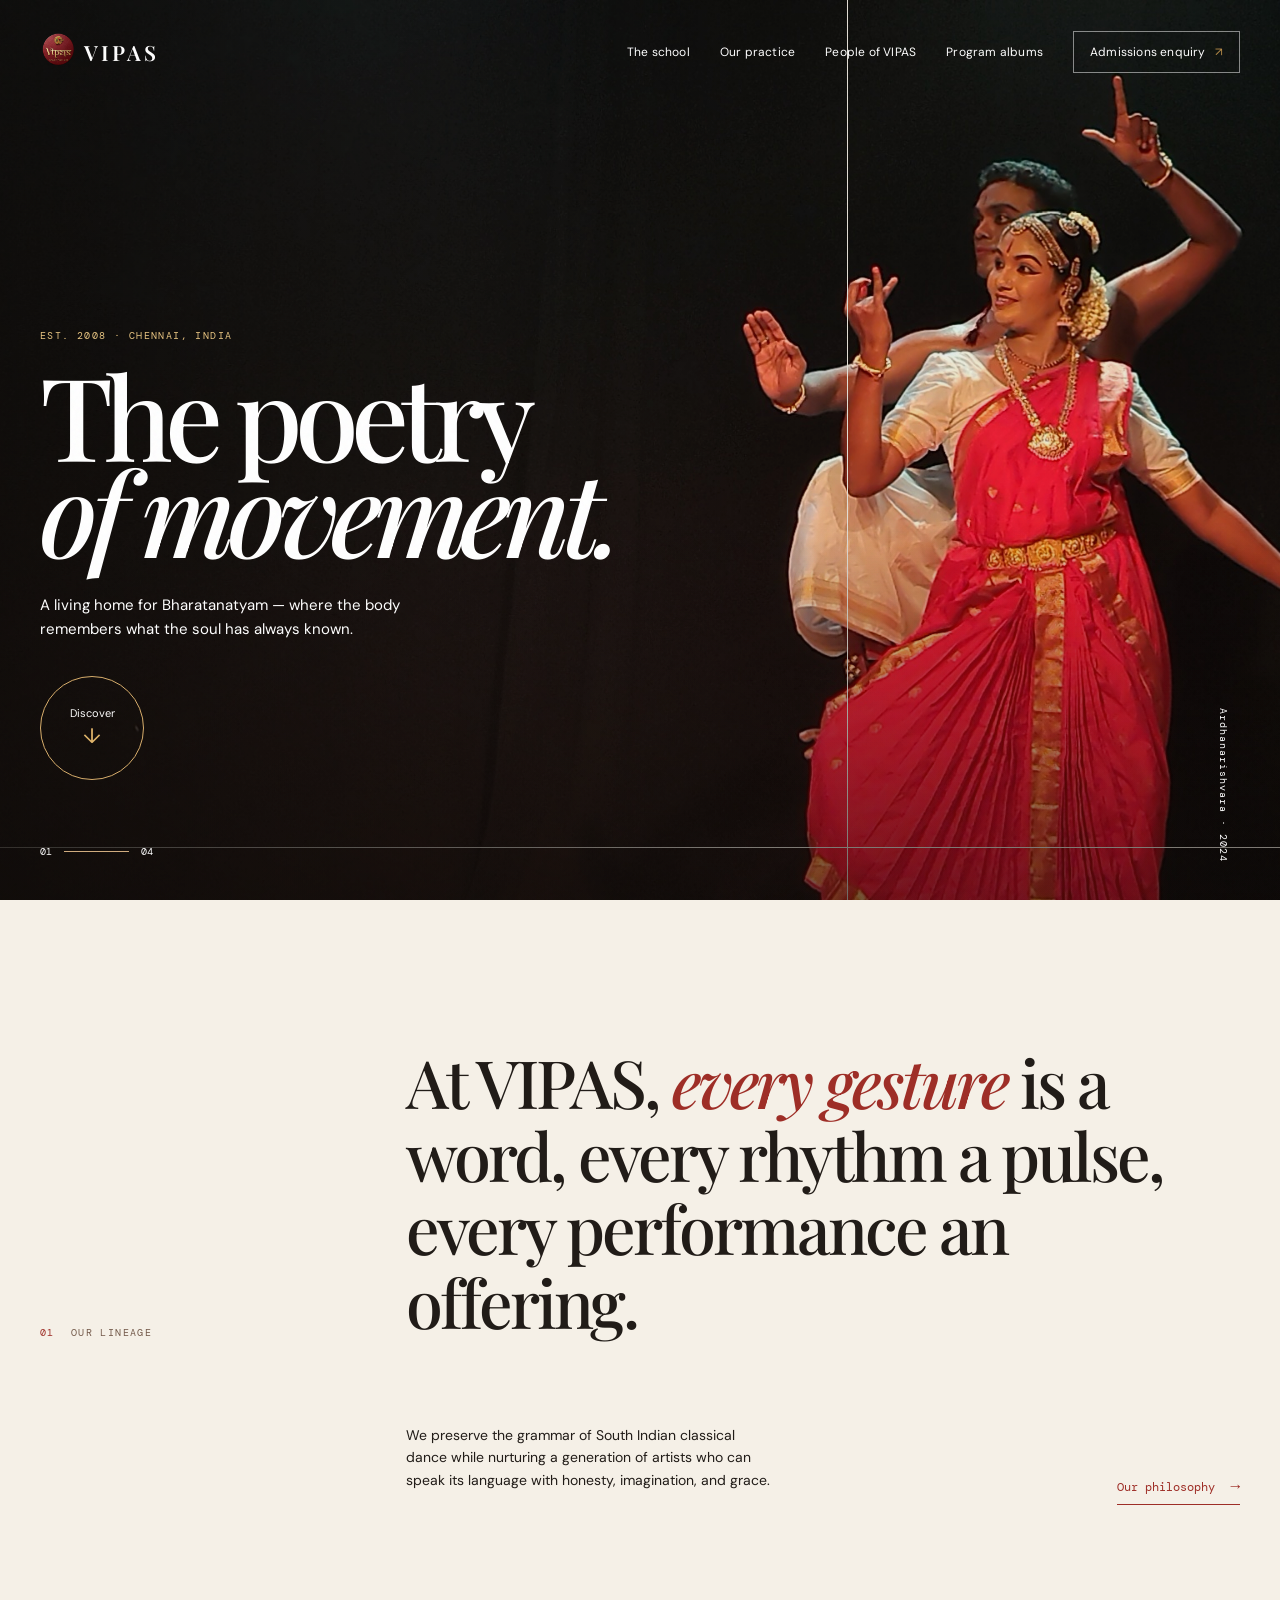
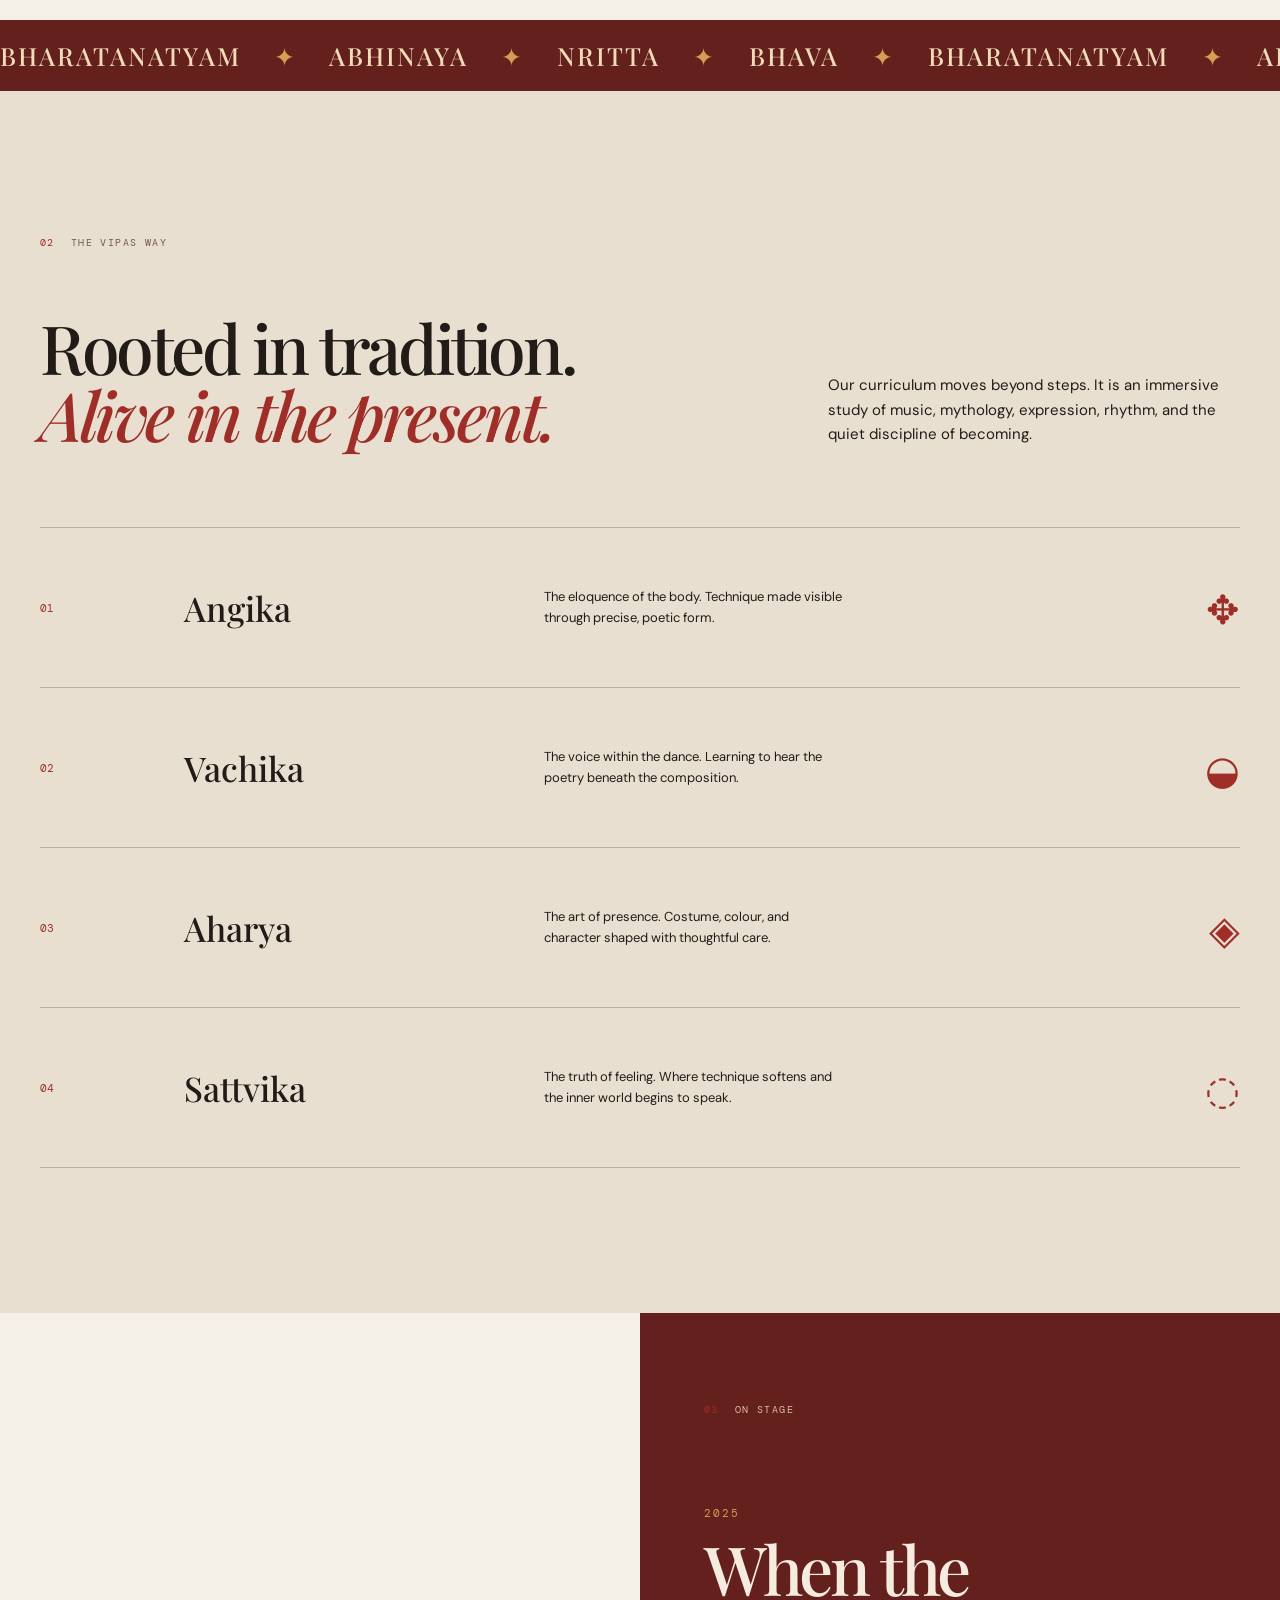
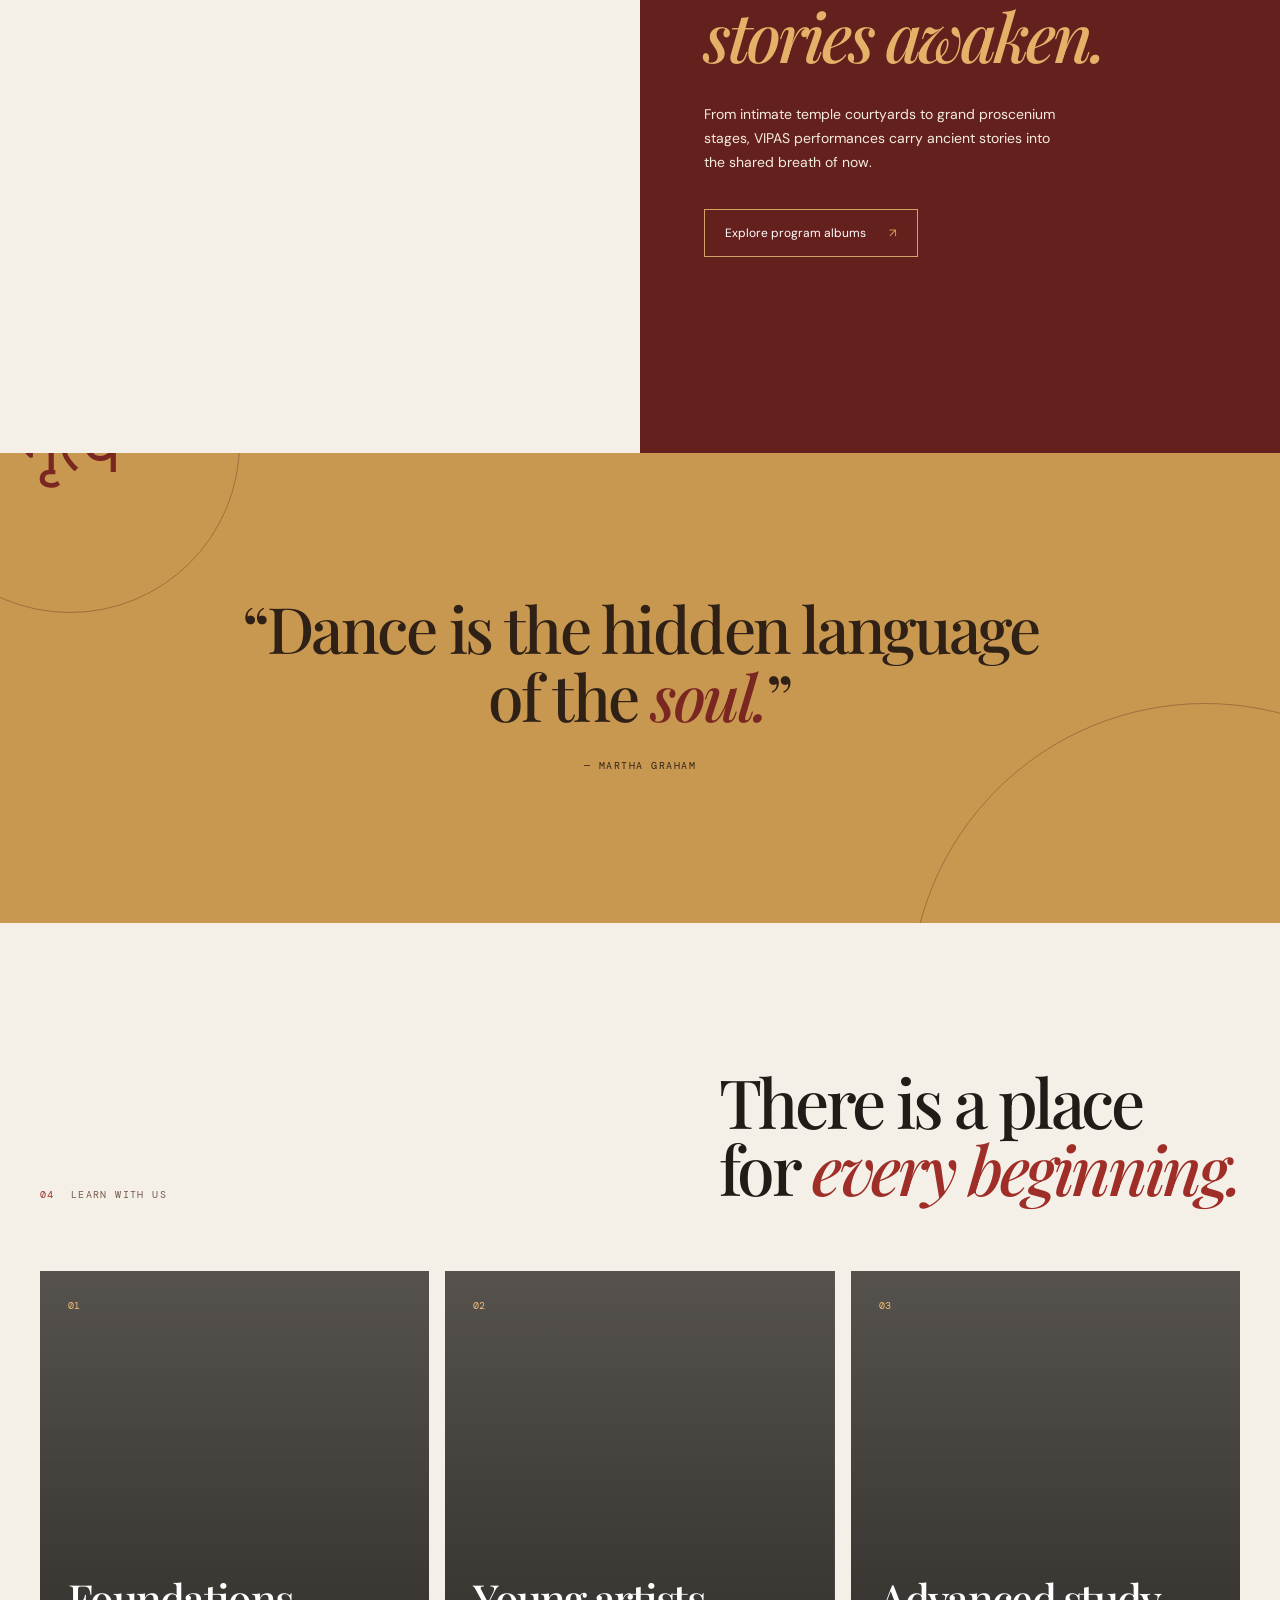
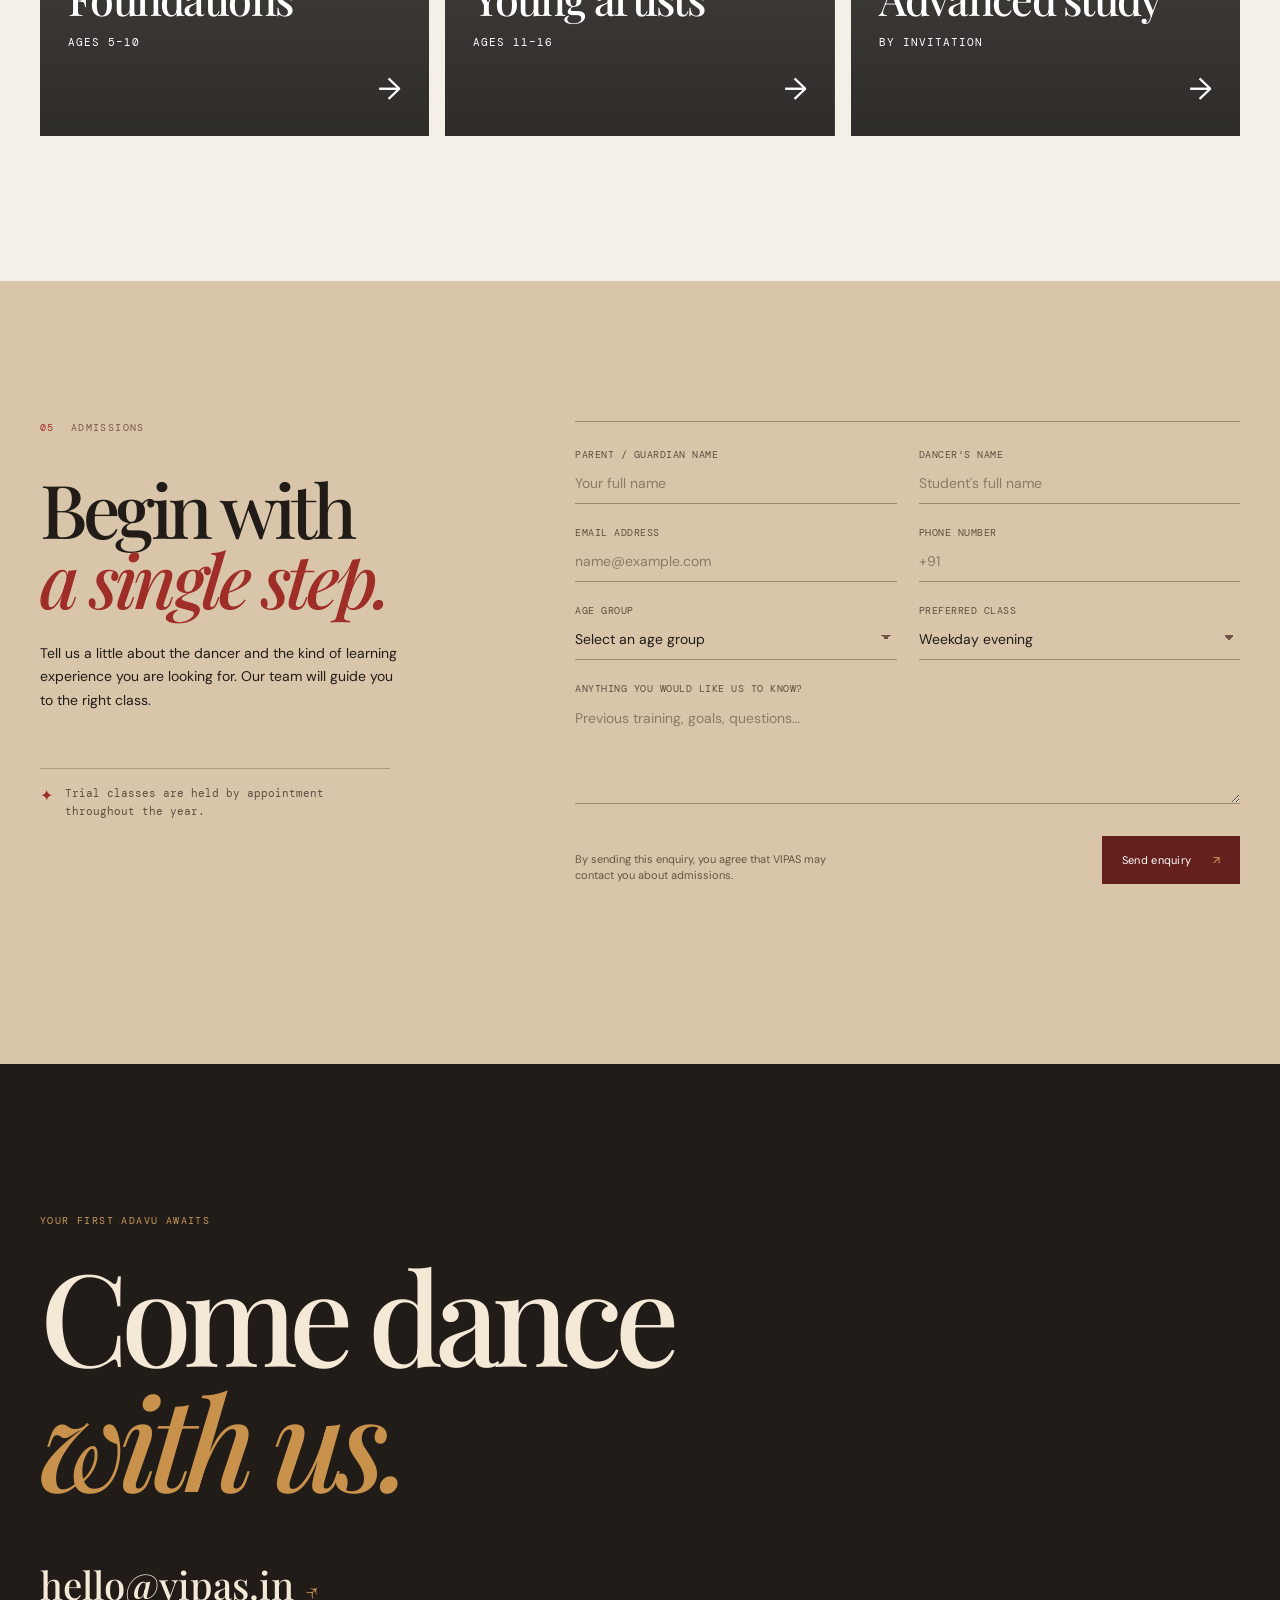
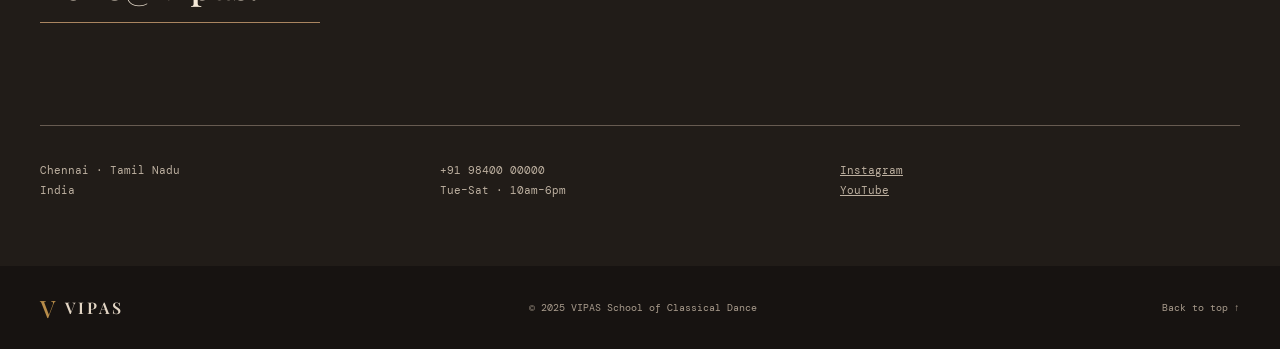
<file: Vipas/index.html>
<!doctype html>
<html lang="en">
  <head>
    <meta charset="UTF-8" />
    <meta name="viewport" content="width=device-width, initial-scale=1.0" />
    <meta name="description" content="VIPAS — a home for Bharatanatyam and South Indian classical arts." />
    <title>VIPAS — The Art of Becoming</title>
    <link rel="preconnect" href="https://fonts.googleapis.com" />
    <link rel="preconnect" href="https://fonts.gstatic.com" crossorigin />
    <link href="https://fonts.googleapis.com/css2?family=DM+Mono&family=DM+Sans:wght@400;500;600;700&family=Playfair+Display:ital,wght@0,500;0,600;0,700;1,500;1,600&display=swap" rel="stylesheet" />
    <link rel="stylesheet" href="styles.css" />
  </head>
  <body>
    <div class="grain"></div>
    <div class="intro" id="intro" aria-label="VIPAS opening screen">
      <div class="intro-mark">V</div>
      <p>Vipas School of Classical Dance</p>
      <button class="enter-button" id="enterButton">Enter the rhythm <span>↘</span></button>
    </div>

    <main>
      <section class="hero" id="home">
        <nav class="nav wrap">
          <a class="brand" href="#home" aria-label="VIPAS home"><span><img src="./images/logo_vipas.png" alt="Logo"></span>VIPAS</a>
          <button class="menu-toggle" aria-label="Open navigation" aria-expanded="false"><i></i><i></i></button>
          <div class="nav-links">
            <a href="#about">The school</a>
            <a href="#practice">Our practice</a>
            <a href="people.html">People of VIPAS</a>
            <a href="albums.html">Program albums</a>
            <a href="#admissions" class="nav-cta">Admissions enquiry <span>↗</span></a>
          </div>
        </nav>
        <div class="hero-image"></div>
        <div class="hero-overlay"></div>
        <div class="hero-content wrap">
          <div class="eyebrow reveal">Est. 2008 · Chennai, India</div>
          <h1 class="hero-title"><span class="line reveal">The poetry</span><span class="line italic reveal">of movement.</span></h1>
          <p class="hero-copy reveal">A living home for Bharatanatyam — where the body remembers what the soul has always known.</p>
          <a href="#about" class="circle-link reveal">Discover <span>↓</span></a>
        </div>
        <div class="hero-side-note">01 <span></span> 04</div>
        <p class="hero-credit">Ardhanarishvara · 2024</p>
      </section>

      <section class="manifesto" id="about">
        <div class="wrap manifesto-grid">
          <div class="section-label"><span>01</span> Our lineage</div>
          <div>
            <p class="large-copy">At VIPAS, <em>every gesture</em> is a word, every rhythm a pulse, every performance an offering.</p>
            <div class="manifesto-bottom">
              <p>We preserve the grammar of South Indian classical dance while nurturing a generation of artists who can speak its language with honesty, imagination, and grace.</p>
              <a href="#practice" class="text-link">Our philosophy <span>→</span></a>
            </div>
          </div>
        </div>
        <div class="marquee"><div>BHARATANATYAM <span>✦</span> ABHINAYA <span>✦</span> NRITTA <span>✦</span> BHAVA <span>✦</span> BHARATANATYAM <span>✦</span> ABHINAYA <span>✦</span></div></div>
      </section>

      <section class="principles" id="practice">
        <div class="wrap">
          <div class="section-label"><span>02</span> The Vipas way</div>
          <div class="principle-intro">
            <h2>Rooted in tradition.<br /><em>Alive in the present.</em></h2>
            <p>Our curriculum moves beyond steps. It is an immersive study of music, mythology, expression, rhythm, and the quiet discipline of becoming.</p>
          </div>
          <div class="principle-list">
            <article class="principle-card"><span>01</span><h3>Angika</h3><p>The eloquence of the body. Technique made visible through precise, poetic form.</p><div class="card-symbol">✥</div></article>
            <article class="principle-card"><span>02</span><h3>Vachika</h3><p>The voice within the dance. Learning to hear the poetry beneath the composition.</p><div class="card-symbol">◒</div></article>
            <article class="principle-card"><span>03</span><h3>Aharya</h3><p>The art of presence. Costume, colour, and character shaped with thoughtful care.</p><div class="card-symbol">◈</div></article>
            <article class="principle-card"><span>04</span><h3>Sattvika</h3><p>The truth of feeling. Where technique softens and the inner world begins to speak.</p><div class="card-symbol">◌</div></article>
          </div>
        </div>
      </section>

      <section class="performance">
        <div class="performance-photo"></div>
        <div class="performance-panel">
          <div class="section-label"><span>03</span> On stage</div>
          <p class="year">2025</p>
          <h2>When the<br /><em>stories awaken.</em></h2>
          <p>From intimate temple courtyards to grand proscenium stages, VIPAS performances carry ancient stories into the shared breath of now.</p>
          <a class="button-light" href="albums.html">Explore program albums <span>↗</span></a>
        </div>
      </section>

      <section class="quote-section">
        <div class="quote-orbit orbit-one">नृत्य</div><div class="quote-orbit orbit-two">✦</div>
        <blockquote>“Dance is the hidden language<br />of the <em>soul.</em>”</blockquote>
        <p>— Martha Graham</p>
      </section>

      <section class="programs">
        <div class="wrap">
          <div class="program-heading"><div class="section-label"><span>04</span> Learn with us</div><h2>There is a place<br />for <em>every beginning.</em></h2></div>
          <div class="program-grid">
            <a class="program-card pc-one" href="#admissions"><span>01</span><h3>Foundations</h3><p>Ages 5–10</p><b>→</b></a>
            <a class="program-card pc-two" href="#admissions"><span>02</span><h3>Young artists</h3><p>Ages 11–16</p><b>→</b></a>
            <a class="program-card pc-three" href="#admissions"><span>03</span><h3>Advanced study</h3><p>By invitation</p><b>→</b></a>
          </div>
        </div>
      </section>

      <section class="admissions" id="admissions">
        <div class="wrap admissions-grid">
          <div class="admissions-copy">
            <div class="section-label"><span>05</span> Admissions</div>
            <h2>Begin with<br /><em>a single step.</em></h2>
            <p>Tell us a little about the dancer and the kind of learning experience you are looking for. Our team will guide you to the right class.</p>
            <div class="admission-note"><span>✦</span><p>Trial classes are held by appointment throughout the year.</p></div>
          </div>
          <form class="enquiry-form" id="enquiry-form">
            <div class="form-row"><label>Parent / guardian name<input name="guardian" type="text" autocomplete="name" required placeholder="Your full name" /></label><label>Dancer's name<input name="dancer" type="text" required placeholder="Student's full name" /></label></div>
            <div class="form-row"><label>Email address<input name="email" type="email" autocomplete="email" required placeholder="name@example.com" /></label><label>Phone number<input name="phone" type="tel" autocomplete="tel" required placeholder="+91" /></label></div>
            <div class="form-row"><label>Age group<select name="age" required><option value="" selected disabled>Select an age group</option><option>Ages 5–10 · Foundations</option><option>Ages 11–16 · Young artists</option><option>17+ · Adult learner</option><option>Advanced study</option></select></label><label>Preferred class<select name="class"><option>Weekday evening</option><option>Saturday morning</option><option>Private tuition</option><option>Not sure yet</option></select></label></div>
            <label>Anything you would like us to know?<textarea name="message" rows="4" placeholder="Previous training, goals, questions…"></textarea></label>
            <div class="form-bottom"><p>By sending this enquiry, you agree that VIPAS may contact you about admissions.</p><button type="submit" class="enquiry-submit">Send enquiry <span>↗</span></button></div>
            <p class="form-success" id="form-success" role="status" aria-live="polite"></p>
          </form>
        </div>
      </section>

      <section class="contact" id="contact">
        <div class="wrap contact-inner">
          <p class="eyebrow">Your first adavu awaits</p>
          <h2>Come dance<br /><em>with us.</em></h2>
          <a href="mailto:hello@vipas.in" class="contact-email">hello@vipas.in <span>↗</span></a>
          <div class="contact-details"><p>Chennai · Tamil Nadu<br />India</p><p>+91 98400 00000<br />Tue–Sat · 10am–6pm</p><p><a href="#">Instagram</a><br /><a href="#">YouTube</a></p></div>
        </div>
      </section>
    </main>
    <footer><div class="wrap"><a class="brand" href="#home"><span>V</span>VIPAS</a><p>© 2025 VIPAS School of Classical Dance</p><a href="#home">Back to top ↑</a></div></footer>
    <script src="script.js"></script>
  </body>
</html>
</file>
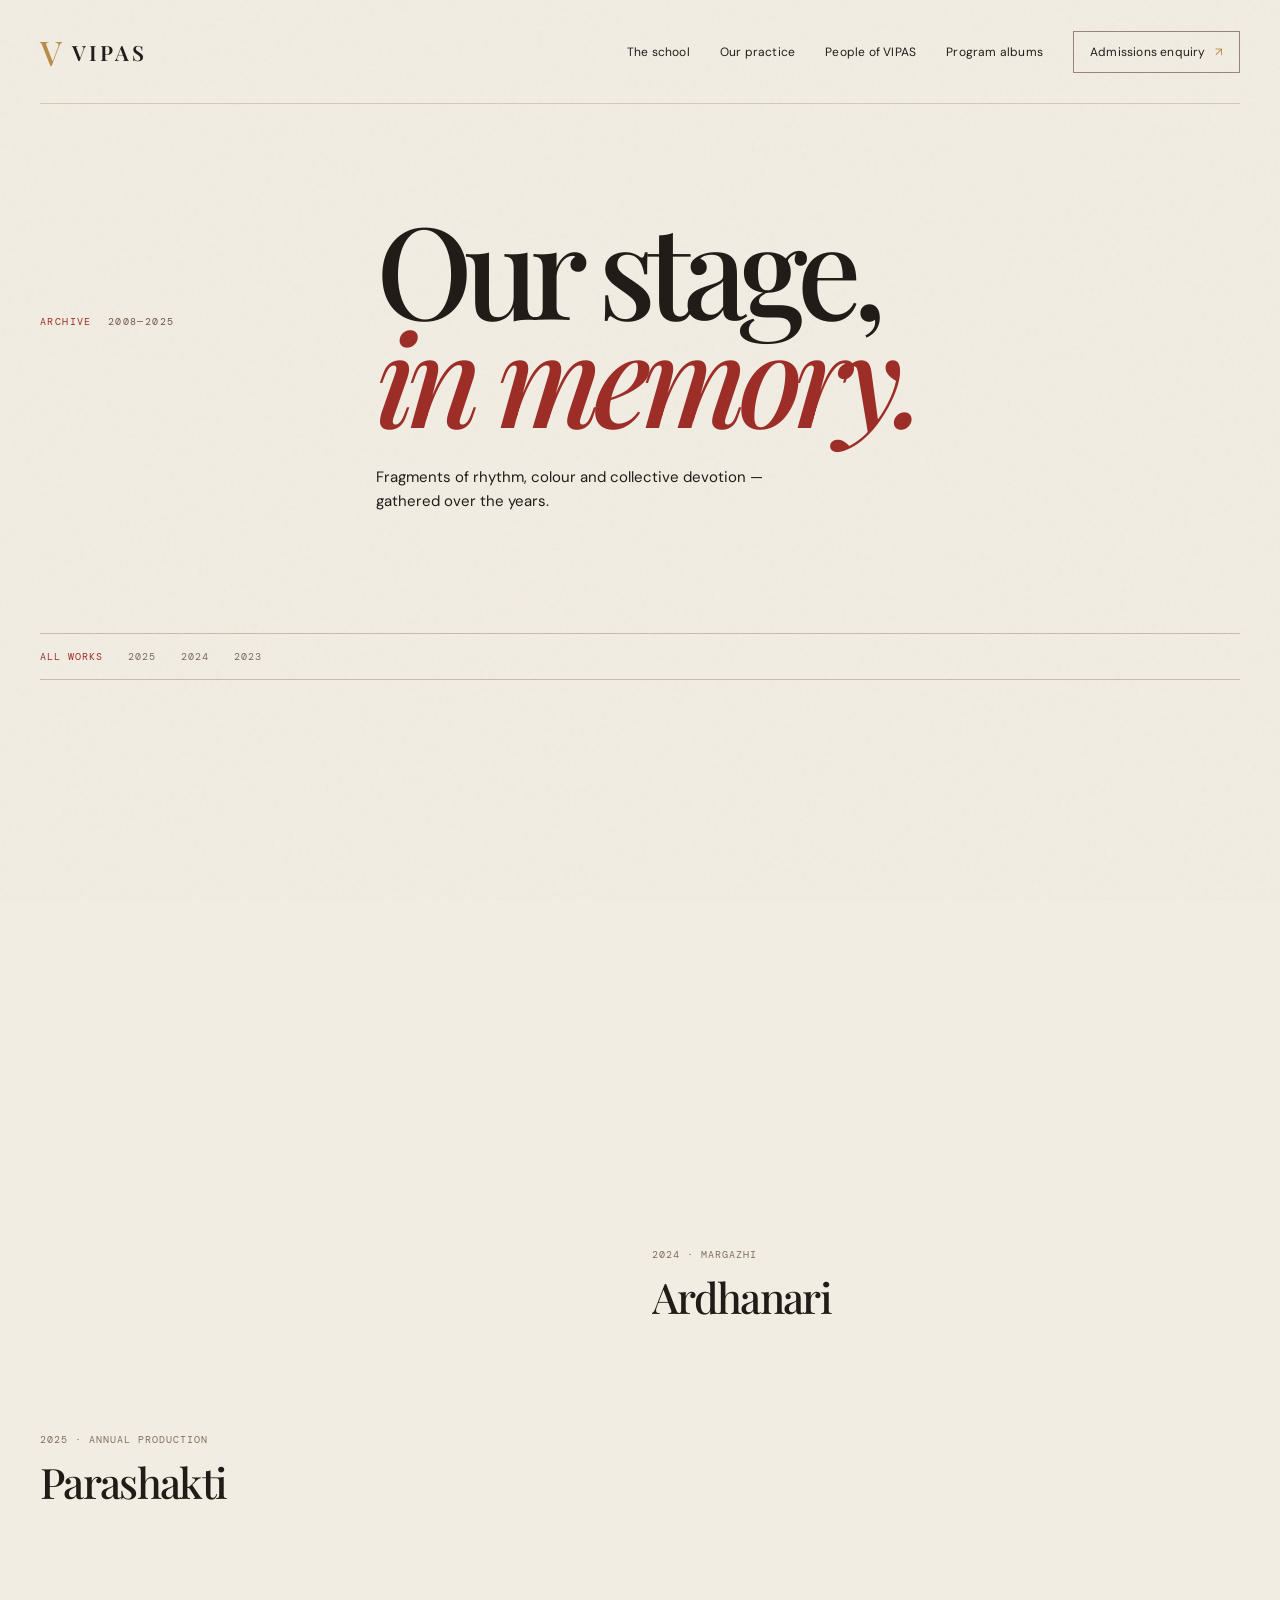
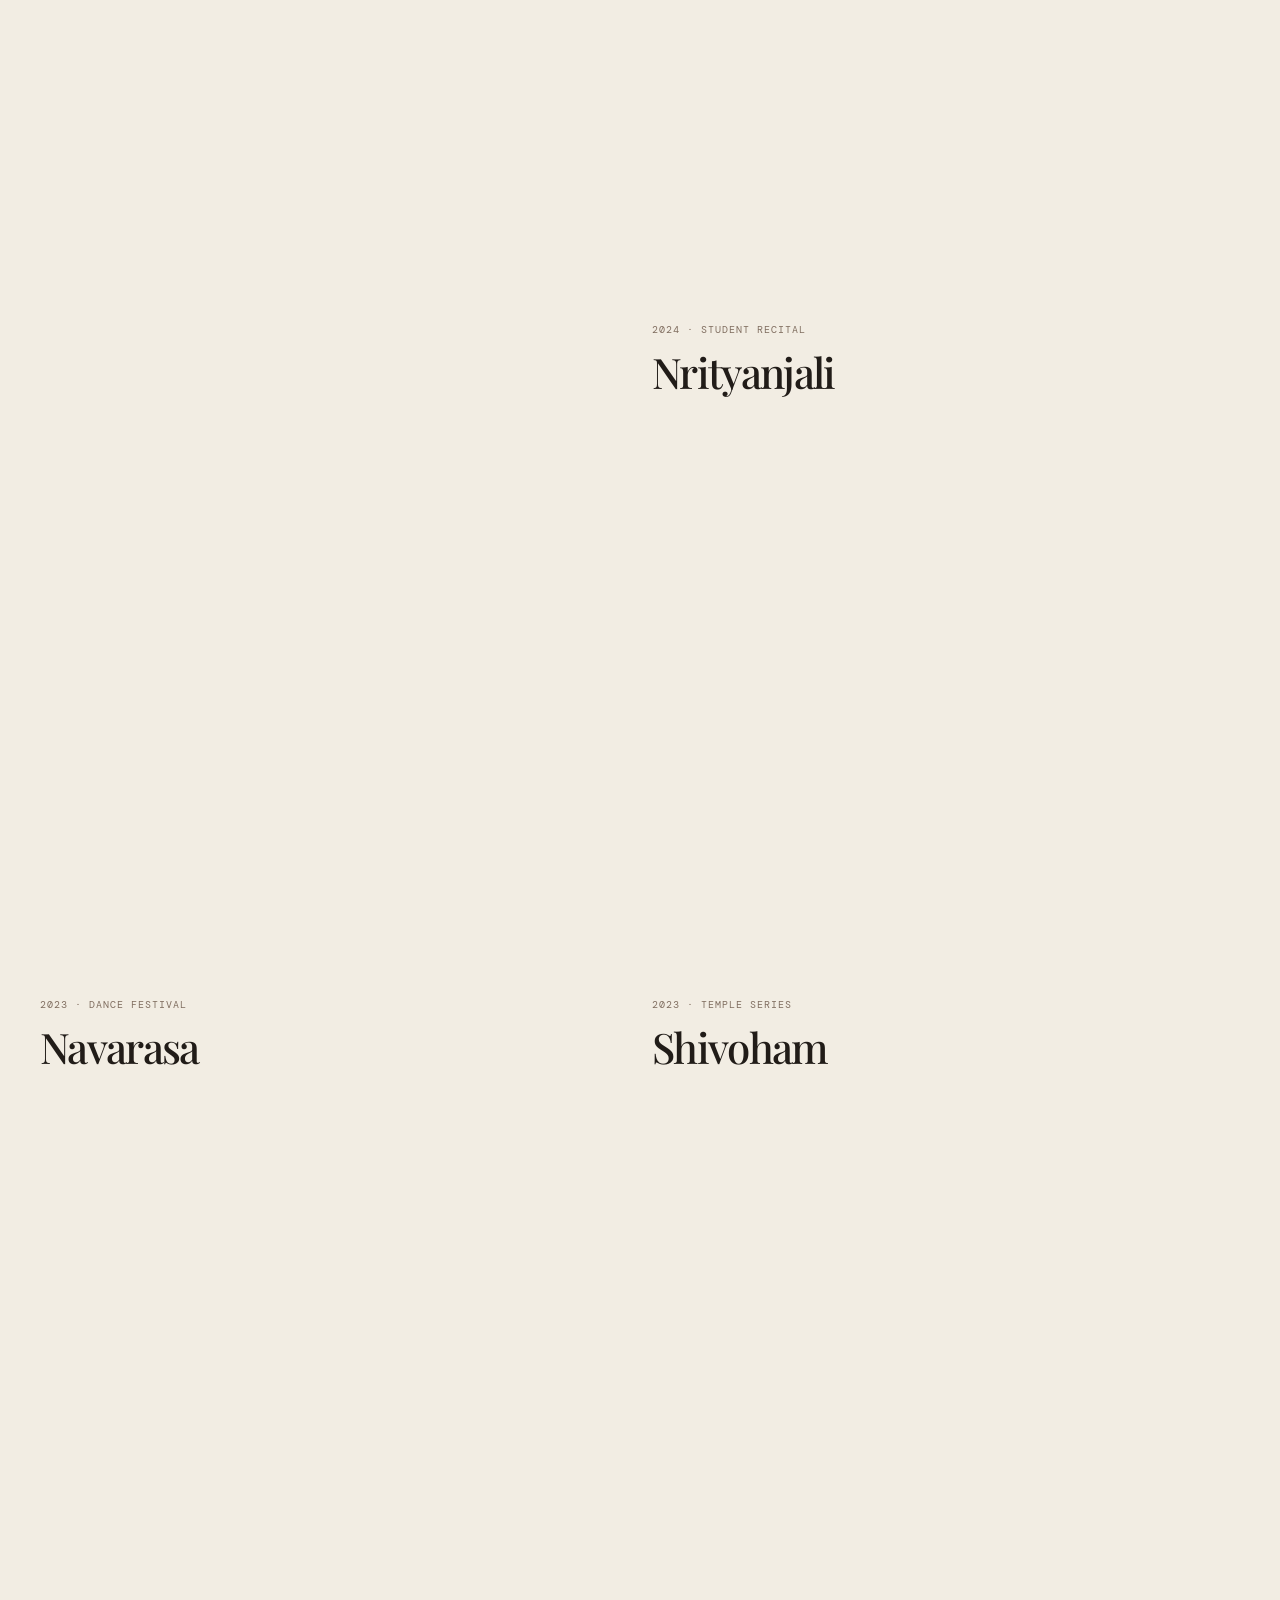
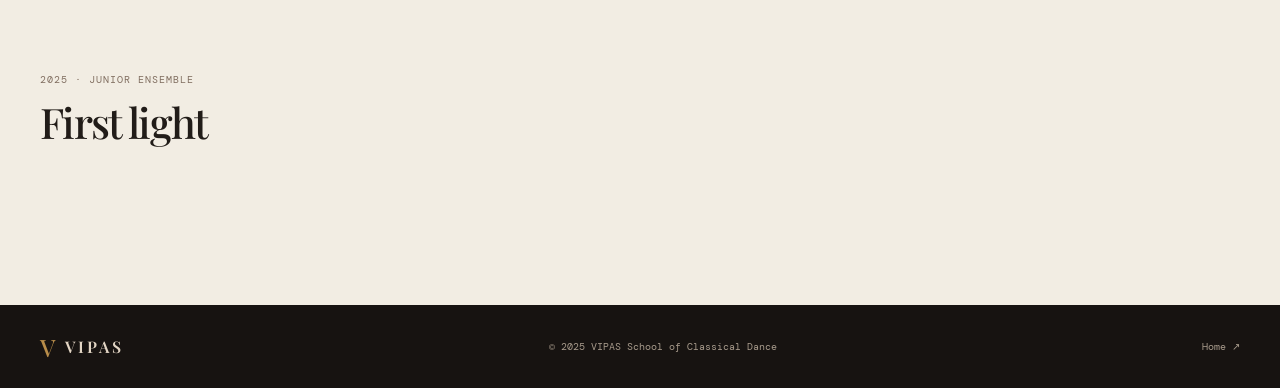
<file: Vipas/albums.html>
<!doctype html>
<html lang="en">
  <head>
    <meta charset="UTF-8" /><meta name="viewport" content="width=device-width, initial-scale=1.0" />
    <meta name="description" content="Program albums from VIPAS School of Classical Dance." />
    <title>Program Albums — VIPAS</title>
    <link rel="preconnect" href="https://fonts.googleapis.com" /><link rel="preconnect" href="https://fonts.gstatic.com" crossorigin />
    <link href="https://fonts.googleapis.com/css2?family=DM+Mono&family=DM+Sans:wght@400;500;600;700&family=Playfair+Display:ital,wght@0,500;0,600;0,700;1,500;1,600&display=swap" rel="stylesheet" />
    <link rel="stylesheet" href="styles.css" />
  </head>
  <body class="albums-page">
    <div class="grain"></div>
    <nav class="nav wrap album-nav"><a class="brand" href="index.html"><span>V</span>VIPAS</a><div class="nav-links"><a href="index.html#about">The school</a><a href="index.html#practice">Our practice</a><a href="people.html">People of VIPAS</a><a class="active" href="albums.html">Program albums</a><a href="index.html#admissions" class="nav-cta">Admissions enquiry <span>↗</span></a></div></nav>
    <main>
      <section class="album-hero wrap">
        <div class="section-label"><span>Archive</span> 2008—2025</div>
        <h1>Our stage,<br /><em>in memory.</em></h1>
        <p>Fragments of rhythm, colour and collective devotion — gathered over the years.</p>
      </section>
      <section class="albums wrap">
        <div class="album-filters"><button class="filter active" data-filter="all">All works</button><button class="filter" data-filter="2025">2025</button><button class="filter" data-filter="2024">2024</button><button class="filter" data-filter="2023">2023</button></div>
        <div class="album-grid">
          <a class="album-card featured" href="#album-modal" data-album="1" data-year="2025"><div class="album-photo a1"></div><div class="album-meta"><p>2025 · Annual production</p><h2>Parashakti</h2><span>View album ↗</span></div></a>
          <a class="album-card" href="#album-modal" data-album="2" data-year="2024"><div class="album-photo a2"></div><div class="album-meta"><p>2024 · Margazhi</p><h2>Ardhanari</h2><span>View album ↗</span></div></a>
          <a class="album-card" href="#album-modal" data-album="3" data-year="2024"><div class="album-photo a3"></div><div class="album-meta"><p>2024 · Student recital</p><h2>Nrityanjali</h2><span>View album ↗</span></div></a>
          <a class="album-card" href="#album-modal" data-album="4" data-year="2023"><div class="album-photo a4"></div><div class="album-meta"><p>2023 · Dance festival</p><h2>Navarasa</h2><span>View album ↗</span></div></a>
          <a class="album-card" href="#album-modal" data-album="5" data-year="2023"><div class="album-photo a5"></div><div class="album-meta"><p>2023 · Temple series</p><h2>Shivoham</h2><span>View album ↗</span></div></a>
          <a class="album-card" href="#album-modal" data-album="6" data-year="2025"><div class="album-photo a6"></div><div class="album-meta"><p>2025 · Junior ensemble</p><h2>First light</h2><span>View album ↗</span></div></a>
        </div>
      </section>
    </main>
    <div class="modal" id="album-modal" aria-hidden="true"><button class="modal-close" aria-label="Close gallery">×</button><div class="modal-content"><p class="modal-kicker">VIPAS · Program archive</p><h2 id="modal-title">Parashakti</h2><p id="modal-description">A meditation on the many forms of the divine feminine.</p><div class="modal-photos"><div class="modal-img a1"></div><div class="modal-img a2"></div><div class="modal-img a3"></div></div></div></div>
    <footer><div class="wrap"><a class="brand" href="index.html"><span>V</span>VIPAS</a><p>© 2025 VIPAS School of Classical Dance</p><a href="index.html">Home ↗</a></div></footer>
    <script src="script.js"></script>
  </body>
</html>
</file>
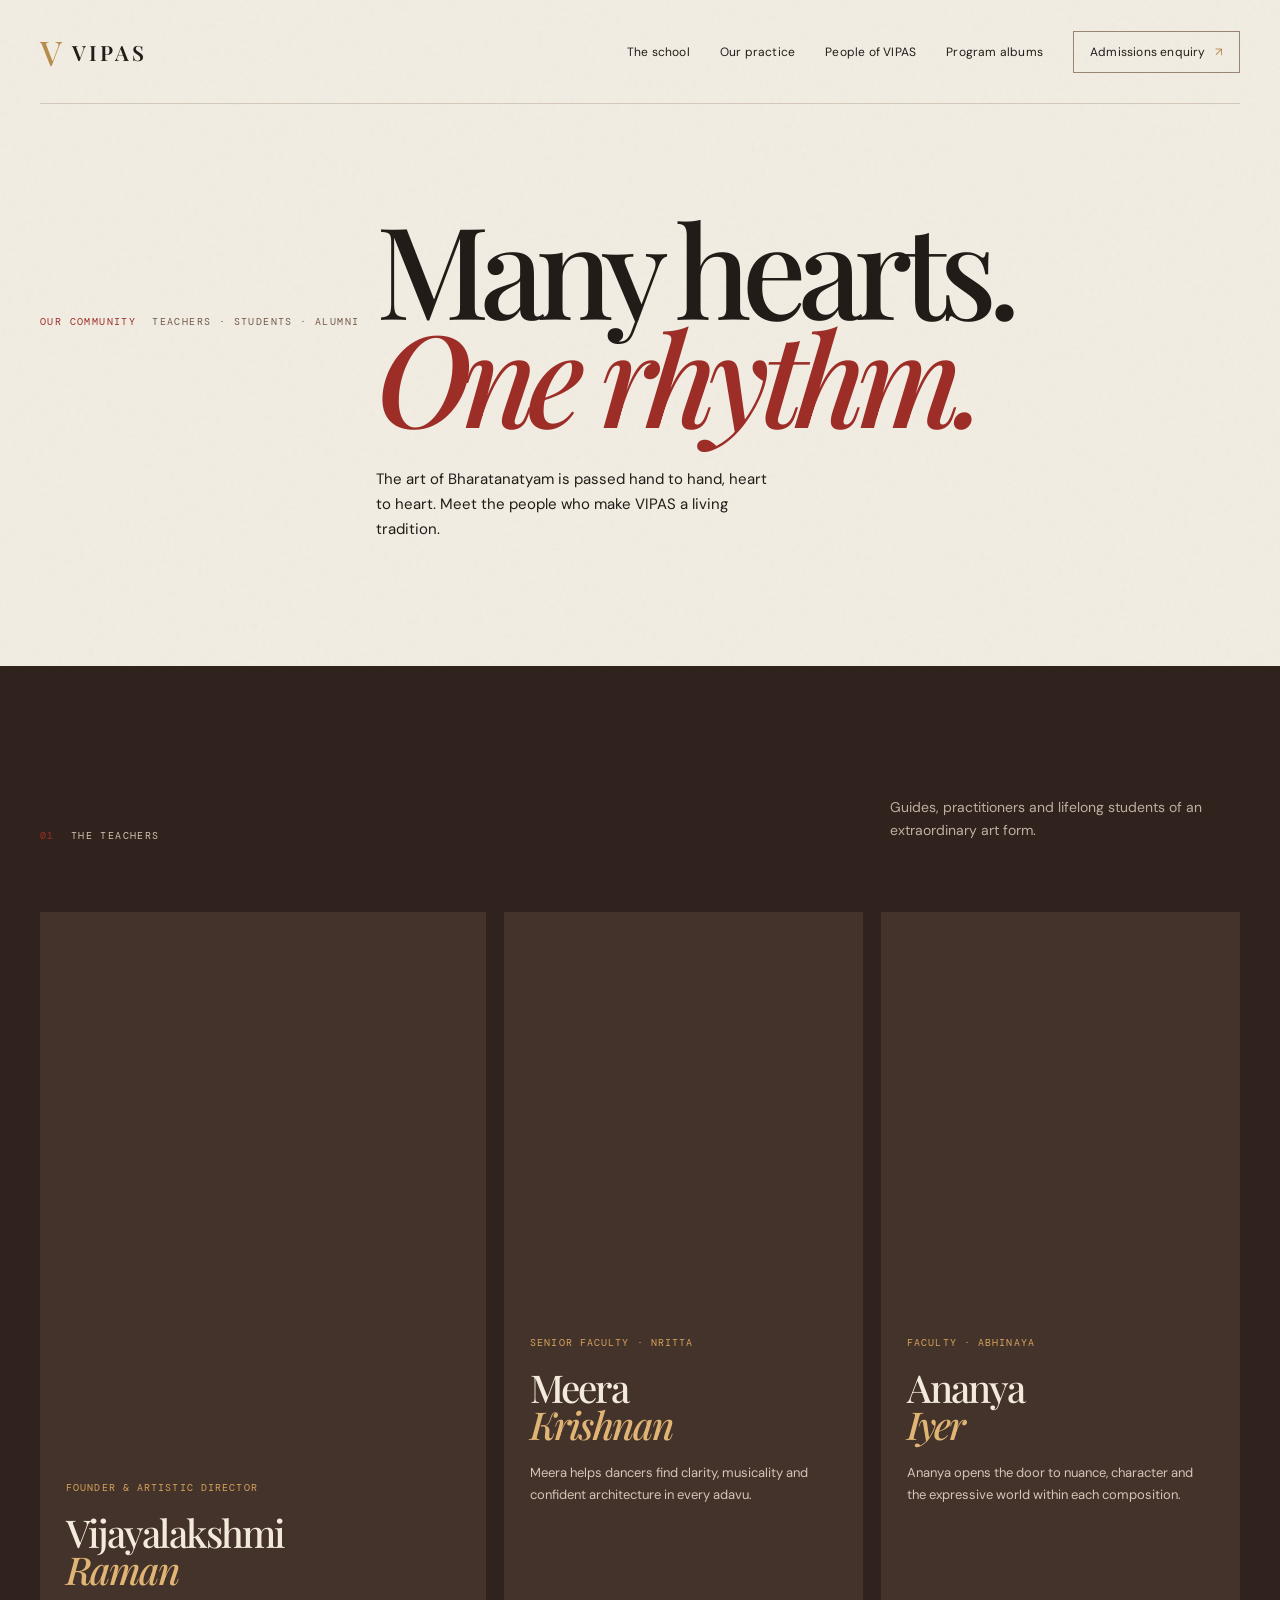
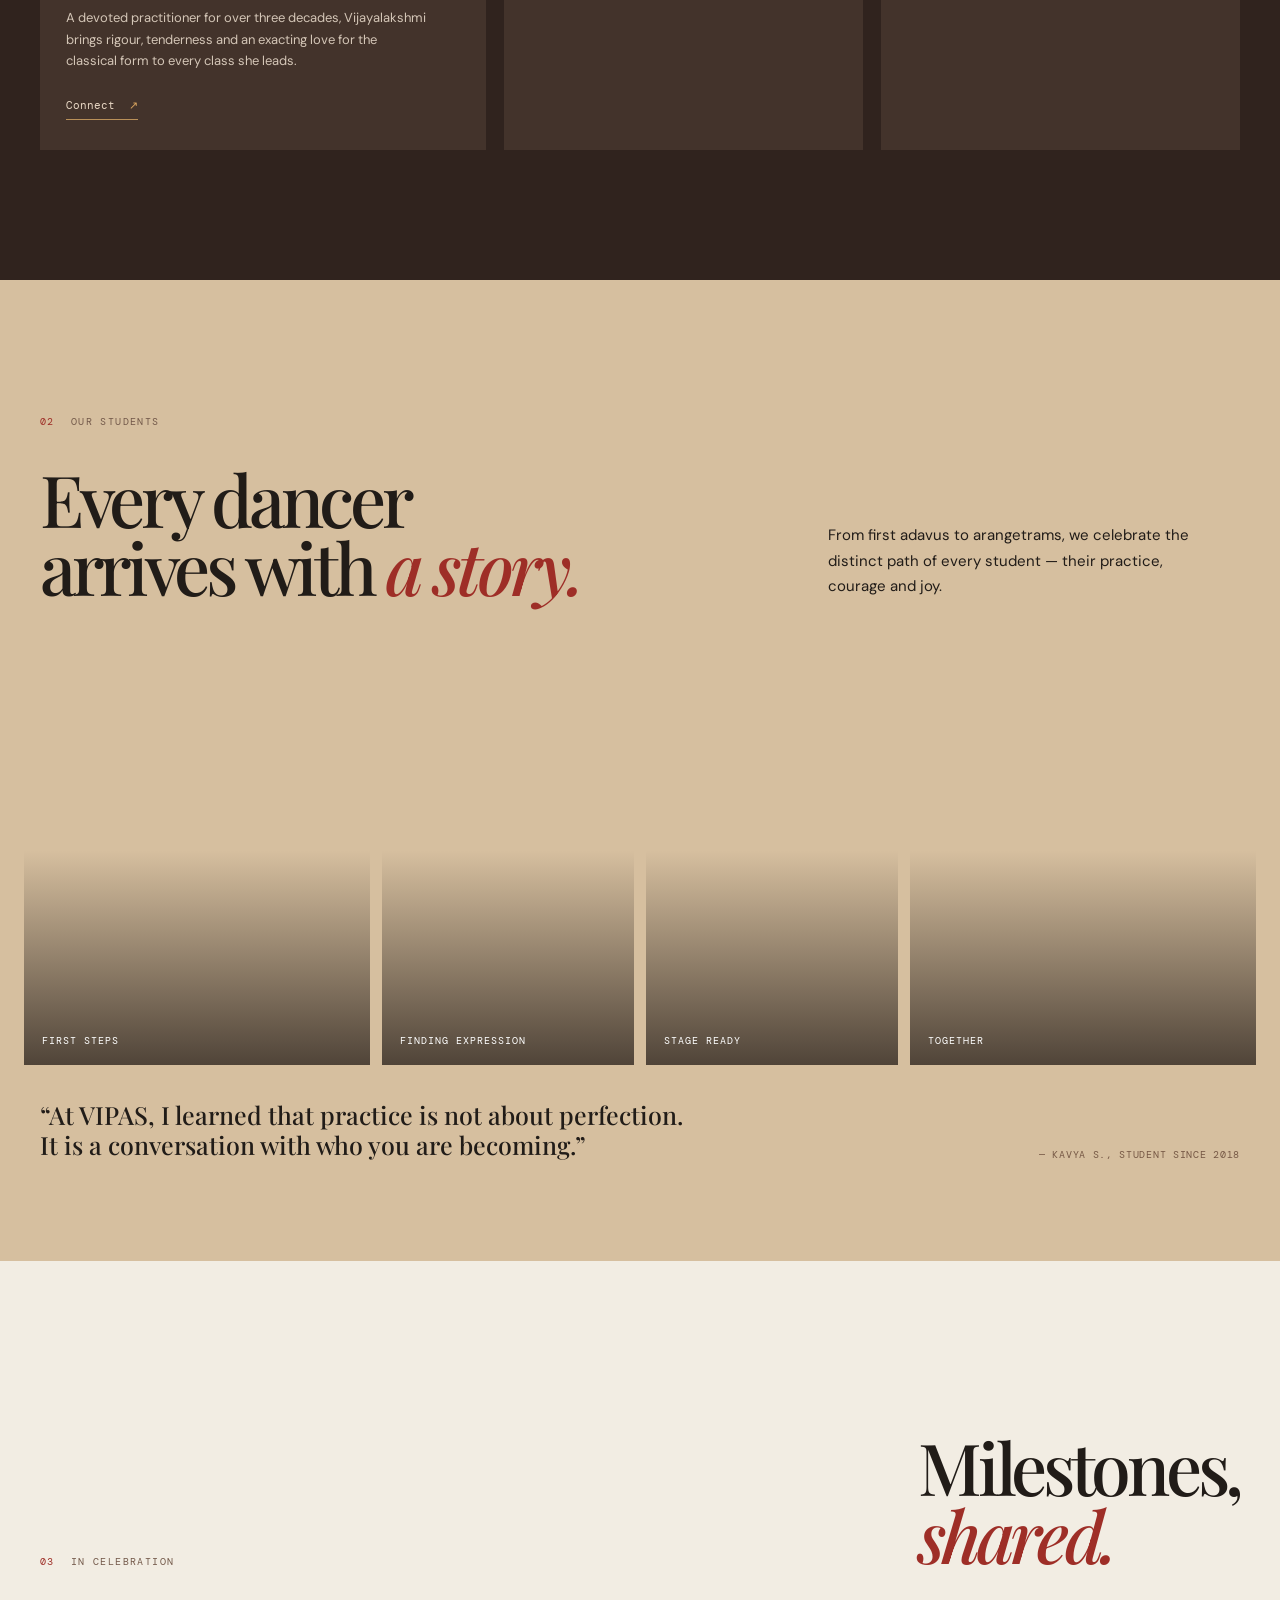
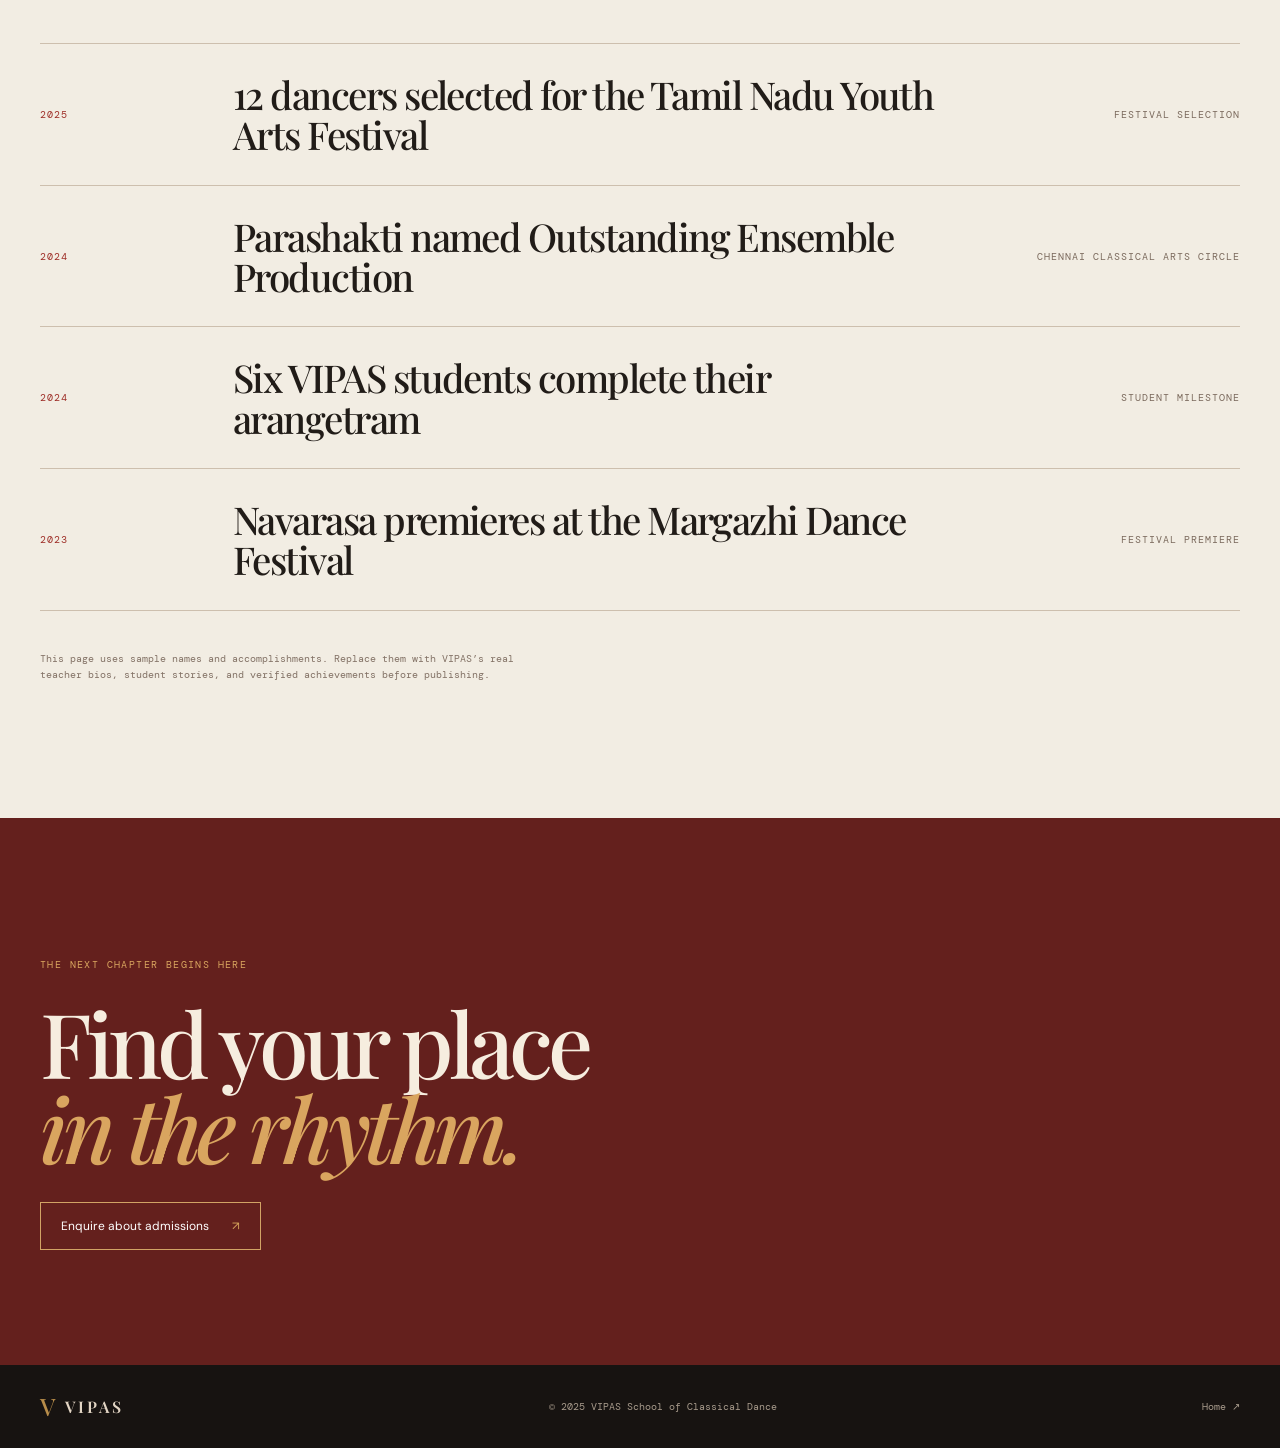
<file: Vipas/people.html>
<!doctype html>
<html lang="en">
  <head>
    <meta charset="UTF-8" />
    <meta name="viewport" content="width=device-width, initial-scale=1.0" />
    <meta name="description" content="The teachers, students and achievements of VIPAS School of Classical Dance." />
    <title>People of VIPAS — Teachers & Students</title>
    <link rel="preconnect" href="https://fonts.googleapis.com" />
    <link rel="preconnect" href="https://fonts.gstatic.com" crossorigin />
    <link href="https://fonts.googleapis.com/css2?family=DM+Mono&family=DM+Sans:wght@400;500;600;700&family=Playfair+Display:ital,wght@0,500;0,600;0,700;1,500;1,600&display=swap" rel="stylesheet" />
    <link rel="stylesheet" href="styles.css" />
  </head>
  <body class="people-page">
    <div class="grain"></div>
    <nav class="nav wrap album-nav people-nav"><a class="brand" href="index.html"><span>V</span>VIPAS</a><div class="nav-links"><a href="index.html#about">The school</a><a href="index.html#practice">Our practice</a><a class="active" href="people.html">People of VIPAS</a><a href="albums.html">Program albums</a><a href="index.html#admissions" class="nav-cta">Admissions enquiry <span>↗</span></a></div></nav>
    <main>
      <section class="people-hero wrap">
        <div class="section-label"><span>Our community</span> Teachers · students · alumni</div>
        <h1>Many hearts.<br /><em>One rhythm.</em></h1>
        <p>The art of Bharatanatyam is passed hand to hand, heart to heart. Meet the people who make VIPAS a living tradition.</p>
      </section>

      <section class="teachers">
        <div class="wrap"><div class="teachers-heading"><div class="section-label"><span>01</span> The teachers</div><p>Guides, practitioners and lifelong students of an extraordinary art form.</p></div>
          <div class="teacher-grid">
            <article class="teacher-card lead"><div class="teacher-image t1"></div><div class="teacher-copy"><p class="teacher-role">Founder & artistic director</p><h2>Vijayalakshmi<br /><em>Raman</em></h2><p class="teacher-bio">A devoted practitioner for over three decades, Vijayalakshmi brings rigour, tenderness and an exacting love for the classical form to every class she leads.</p><a href="mailto:hello@vipas.in?subject=Meeting%20Vijayalakshmi%20Raman">Connect <span>↗</span></a></div></article>
            <article class="teacher-card"><div class="teacher-image t2"></div><div class="teacher-copy"><p class="teacher-role">Senior faculty · Nritta</p><h2>Meera<br /><em>Krishnan</em></h2><p class="teacher-bio">Meera helps dancers find clarity, musicality and confident architecture in every adavu.</p></div></article>
            <article class="teacher-card"><div class="teacher-image t3"></div><div class="teacher-copy"><p class="teacher-role">Faculty · Abhinaya</p><h2>Ananya<br /><em>Iyer</em></h2><p class="teacher-bio">Ananya opens the door to nuance, character and the expressive world within each composition.</p></div></article>
          </div>
        </div>
      </section>

      <section class="students-section">
        <div class="wrap students-layout"><div><div class="section-label"><span>02</span> Our students</div><h2>Every dancer<br />arrives with <em>a story.</em></h2></div><p class="students-intro">From first adavus to arangetrams, we celebrate the distinct path of every student — their practice, courage and joy.</p></div>
        <div class="student-ribbon"><div class="student-shot s1"><span>First steps</span></div><div class="student-shot s2"><span>Finding expression</span></div><div class="student-shot s3"><span>Stage ready</span></div><div class="student-shot s4"><span>Together</span></div></div>
        <div class="wrap student-note"><p>“At VIPAS, I learned that practice is not about perfection. It is a conversation with who you are becoming.”</p><span>— KAVYA S., STUDENT SINCE 2018</span></div>
      </section>

      <section class="achievements">
        <div class="wrap">
          <div class="achievements-top"><div class="section-label"><span>03</span> In celebration</div><h2>Milestones,<br /><em>shared.</em></h2></div>
          <div class="achievement-list">
            <article><p class="achievement-year">2025</p><h3>12 dancers selected for the Tamil Nadu Youth Arts Festival</h3><p class="achievement-type">Festival selection</p></article>
            <article><p class="achievement-year">2024</p><h3>Parashakti named Outstanding Ensemble Production</h3><p class="achievement-type">Chennai Classical Arts Circle</p></article>
            <article><p class="achievement-year">2024</p><h3>Six VIPAS students complete their arangetram</h3><p class="achievement-type">Student milestone</p></article>
            <article><p class="achievement-year">2023</p><h3>Navarasa premieres at the Margazhi Dance Festival</h3><p class="achievement-type">Festival premiere</p></article>
          </div>
          <p class="achievement-footnote">This page uses sample names and accomplishments. Replace them with VIPAS’s real teacher bios, student stories, and verified achievements before publishing.</p>
        </div>
      </section>

      <section class="people-cta"><div class="wrap"><p class="eyebrow">The next chapter begins here</p><h2>Find your place<br /><em>in the rhythm.</em></h2><a href="index.html#admissions" class="button-light">Enquire about admissions <span>↗</span></a></div></section>
    </main>
    <footer><div class="wrap"><a class="brand" href="index.html"><span>V</span>VIPAS</a><p>© 2025 VIPAS School of Classical Dance</p><a href="index.html">Home ↗</a></div></footer>
  </body>
</html>
</file>
<file: Vipas/styles.css>
:root{--ink:#211c18;--paper:#f5f0e7;--cream:#e9dfd1;--red:#9e2e27;--wine:#64201d;--gold:#b88d4a;--serif:'Playfair Display',Georgia,serif;--sans:'DM Sans',sans-serif;--mono:'DM Mono',monospace}*{box-sizing:border-box}html{scroll-behavior:smooth}body{margin:0;background:var(--paper);color:var(--ink);font-family:var(--sans);overflow-x:hidden}.grain{position:fixed;pointer-events:none;z-index:20;inset:0;opacity:.13;background-image:url("data:image/svg+xml,%3Csvg viewBox='0 0 220 220' xmlns='http://www.w3.org/2000/svg'%3E%3Cfilter id='n'%3E%3CfeTurbulence type='fractalNoise' baseFrequency='.9' numOctaves='4' stitchTiles='stitch'/%3E%3C/filter%3E%3Crect width='100%25' height='100%25' filter='url(%23n)' opacity='.35'/%3E%3C/svg%3E");mix-blend-mode:multiply}.wrap{width:min(1240px,calc(100% - 80px));margin:auto}.intro{background:#1b1714;color:#f8f0e3;position:fixed;inset:0;z-index:100;display:flex;flex-direction:column;align-items:center;justify-content:center;transition:clip-path 1.2s cubic-bezier(.77,0,.18,1),visibility 1.2s;clip-path:inset(0)}.intro.leave{clip-path:inset(0 0 100% 0);visibility:hidden}.intro-mark{font-family:var(--serif);font-size:clamp(100px,18vw,260px);line-height:.72;color:#b88d4a;position:relative;animation:float 4s ease-in-out infinite}.intro-mark:before,.intro-mark:after{content:'';position:absolute;border:1px solid #b88d4a;border-radius:50%;inset:-20% -30%;opacity:.6}.intro-mark:after{inset:-45% -3%;transform:rotate(48deg)}.intro p{font-family:var(--mono);font-size:10px;text-transform:uppercase;letter-spacing:2.6px;margin:50px 0 28px}.enter-button{border:0;background:transparent;color:#f8f0e3;font:500 14px var(--sans);border-bottom:1px solid #b88d4a;padding:10px 0;cursor:pointer}.enter-button span{color:#b88d4a;font-size:20px;margin-left:10px}.hero{height:100svh;min-height:680px;position:relative;color:#fff;isolation:isolate}.hero-image,.hero-overlay{position:absolute;inset:0}.hero-image{background:url('./images/bg1.jpg') center 36%/cover;z-index:-2;transform:scale(1.04);animation:slowZoom 12s ease-out forwards}.hero-overlay{z-index:-1;background:linear-gradient(90deg,rgba(15,12,10,.7),rgba(15,12,10,.08) 60%),linear-gradient(0deg,rgba(15,12,10,.55),transparent 42%)}.nav{height:104px;display:flex;align-items:center;justify-content:space-between;position:relative;z-index:4}.brand{color:inherit;text-decoration:none;font:600 21px var(--serif);letter-spacing:3px;display:flex;align-items:center;gap:10px}.brand span{font-size:34px;font-weight:500;color:var(--gold);letter-spacing:0}.nav-links{display:flex;align-items:center;gap:30px}.nav-links a{color:inherit;text-decoration:none;font-size:12px;letter-spacing:.2px}.nav-cta{border:1px solid rgba(255,255,255,.5);padding:12px 16px!important}.nav-cta span{color:var(--gold);margin-left:6px}.menu-toggle{display:none}.hero-content{padding-top:clamp(150px,25vh,270px)}.eyebrow,.section-label{font:10px var(--mono);letter-spacing:1.4px;text-transform:uppercase}.eyebrow{color:#e8c582}.hero-title{font:500 clamp(62px,9vw,134px)/.83 var(--serif);letter-spacing:-.07em;margin:25px 0}.hero-title .line{display:block}.italic,em{font-style:italic}.hero-copy{max-width:365px;font-size:15px;line-height:1.6;margin:35px 0}.circle-link{width:104px;height:104px;border:1px solid #d8ae6c;border-radius:50%;display:flex;flex-direction:column;justify-content:center;align-items:center;color:white;text-decoration:none;font-size:11px;transition:.3s}.circle-link span{font-size:21px;color:#e3b76c;margin-top:2px}.circle-link:hover{background:#b88d4a;color:#211c18;transform:rotate(8deg)}.hero-side-note{position:absolute;bottom:42px;left:max(40px,calc((100% - 1240px)/2));font:10px var(--mono);display:flex;gap:12px;align-items:center}.hero-side-note span{width:65px;height:1px;background:#d1ad7f}.hero-credit{position:absolute;right:40px;bottom:38px;font:10px var(--mono);letter-spacing:1px;writing-mode:vertical-rl}.reveal{animation:rise .9s both;animation-delay:1.25s}.hero-title .line:nth-child(2){animation-delay:1.38s}.hero-copy{animation-delay:1.52s}.circle-link{animation-delay:1.65s}.manifesto{padding:145px 0 0}.manifesto-grid{display:grid;grid-template-columns:28% 1fr;gap:30px}.section-label{color:#73594a;display:flex;align-items:center;gap:16px}.section-label span{color:var(--red)}.large-copy{font:500 clamp(36px,5.2vw,72px)/1.1 var(--serif);letter-spacing:-.045em;max-width:850px;margin:0}.large-copy em{color:var(--red)}.manifesto-bottom{display:flex;justify-content:space-between;gap:60px;align-items:end;margin:72px 0 115px}.manifesto-bottom p{max-width:370px;line-height:1.6;font-size:14px}.text-link{color:var(--red);text-decoration:none;font:12px var(--mono);border-bottom:1px solid currentColor;padding-bottom:8px;white-space:nowrap}.text-link span{font-size:16px;margin-left:8px}.marquee{background:var(--wine);color:#f1dbb9;font:500 25px var(--serif);letter-spacing:2px;overflow:hidden;white-space:nowrap;padding:19px 0}.marquee div{animation:marquee 24s linear infinite;display:inline-block}.marquee span{color:#d69d54;margin:0 25px}.principles{padding:145px 0;background:#e9dfd1}.principle-intro{display:grid;grid-template-columns:1.1fr .65fr;gap:90px;margin:65px 0 80px}.principle-intro h2,.program-heading h2,.performance h2,.contact h2{font:500 clamp(40px,5.3vw,74px)/.98 var(--serif);letter-spacing:-.05em;margin:0}.principle-intro h2 em,.program-heading h2 em{color:var(--red)}.principle-intro p{font-size:15px;line-height:1.65;align-self:end;margin:0}.principle-list{border-top:1px solid #bdaea0}.principle-card{min-height:160px;display:grid;grid-template-columns:12% 30% 42% 1fr;align-items:center;border-bottom:1px solid #bdaea0;transition:background .35s,padding .35s}.principle-card:hover{background:#d6c7b7;padding-left:18px}.principle-card>span{font:11px var(--mono);color:var(--red)}.principle-card h3{font:500 34px var(--serif);margin:0}.principle-card p{font-size:13px;line-height:1.6;max-width:300px}.card-symbol{font:40px var(--serif);color:var(--red);text-align:right}.performance{display:grid;grid-template-columns:1fr 1fr;min-height:740px}.performance-photo{background:url('https://images.unsplash.com/photo-1504609773096-104ff2c73ba4?auto=format&fit=crop&w=1400&q=86') center/cover;min-height:520px}.performance-panel{background:var(--wine);color:#f5ecdf;padding:90px max(40px,calc((100vw - 1240px)/2));padding-left:10%;display:flex;flex-direction:column;align-items:flex-start}.performance-panel .section-label{color:#d8c0a3}.performance-panel .year{font:11px var(--mono);letter-spacing:2px;color:#d39a58;margin:90px 0 15px}.performance-panel h2 em{color:#e5b169}.performance-panel>p:not(.year){line-height:1.7;font-size:14px;max-width:355px;margin:35px 0}.button-light{color:#fff;text-decoration:none;border:1px solid #d2a365;padding:15px 20px;font-size:12px}.button-light span{margin-left:20px;color:#d5a35b}.quote-section{background:#c99850;color:#302117;min-height:470px;display:flex;flex-direction:column;align-items:center;justify-content:center;text-align:center;position:relative;overflow:hidden}.quote-section blockquote{font:500 clamp(34px,5vw,67px)/1.05 var(--serif);letter-spacing:-.04em;margin:0;position:relative;z-index:1}.quote-section blockquote em{color:#7a2721}.quote-section p{font:10px var(--mono);letter-spacing:1.5px;text-transform:uppercase;margin-top:30px}.quote-orbit{position:absolute;border:1px solid rgba(93,35,25,.36);border-radius:50%;width:340px;height:340px;display:flex;align-items:center;justify-content:center;color:#7a2721;font:70px var(--serif)}.orbit-one{left:-100px;top:-180px}.orbit-two{width:590px;height:590px;right:-220px;bottom:-370px;font-size:30px}.programs{padding:145px 0}.program-heading{display:flex;justify-content:space-between;align-items:end;margin-bottom:70px}.program-grid{display:grid;grid-template-columns:repeat(3,1fr);gap:16px}.program-card{color:white;text-decoration:none;min-height:465px;padding:28px;display:flex;flex-direction:column;position:relative;overflow:hidden;background:#635e58}.program-card:before{content:'';position:absolute;inset:0;background-size:cover;background-position:center;transition:transform .7s}.pc-one:before{background-image:linear-gradient(#0002,#0008),url('https://images.unsplash.com/photo-1506157786151-b8491531f063?auto=format&fit=crop&w=900&q=82')}.pc-two:before{background-image:linear-gradient(#0002,#0008),url('https://images.unsplash.com/photo-1514525253161-7a46d19cd819?auto=format&fit=crop&w=900&q=82')}.pc-three:before{background-image:linear-gradient(#0002,#0008),url('https://images.unsplash.com/photo-1516280440614-37939bbacd81?auto=format&fit=crop&w=900&q=82')}.program-card:hover:before{transform:scale(1.08)}.program-card>*{position:relative}.program-card>span{font:10px var(--mono);color:#f0bf78}.program-card h3{font:500 43px var(--serif);margin:auto 0 0;letter-spacing:-.04em}.program-card p{font:11px var(--mono);text-transform:uppercase;letter-spacing:1px;margin:8px 0 20px}.program-card b{font-size:30px;font-weight:400;align-self:end}.contact{background:#211c18;color:#f4e8d7;padding:140px 0 55px}.contact .eyebrow{color:#c79a5c}.contact h2{font-size:clamp(66px,10vw,145px);margin:25px 0 55px;letter-spacing:-.065em}.contact h2 em{color:#c8914c}.contact-email{font:500 clamp(25px,3vw,46px) var(--serif);color:#f4e8d7;text-decoration:none;border-bottom:1px solid #aa8560;padding-bottom:12px}.contact-email span{font-size:.65em;color:#c8914c}.contact-details{border-top:1px solid #675b51;margin-top:115px;padding-top:24px;display:grid;grid-template-columns:repeat(3,1fr);color:#bdb0a0;font:11px/1.8 var(--mono)}.contact-details a{color:inherit}footer{background:#171311;color:#a89b8c;padding:25px 0;font:10px var(--mono)}footer .wrap{display:flex;justify-content:space-between;align-items:center}footer .brand{font-size:16px;color:#e2d5c4}footer .brand span{font-size:24px}footer a{color:inherit;text-decoration:none}.albums-page{background:#f2ede3}.album-nav{color:var(--ink);border-bottom:1px solid #d5cabc}.album-nav .nav-cta{border-color:#9b8675}.album-hero{padding:110px 0 120px;display:grid;grid-template-columns:28% 1fr}.album-hero h1{font:500 clamp(65px,10vw,140px)/.84 var(--serif);letter-spacing:-.07em;margin:0}.album-hero h1 em{color:var(--red)}.album-hero>p{grid-column:2;max-width:390px;font-size:15px;line-height:1.6;margin:36px 0 0}.albums{padding-bottom:145px}.album-filters{border-top:1px solid #cabbaa;border-bottom:1px solid #cabbaa;display:flex;gap:25px;padding:16px 0;margin-bottom:50px}.filter{font:10px var(--mono);letter-spacing:1px;text-transform:uppercase;border:0;background:none;color:#7b6c61;cursor:pointer;padding:0}.filter.active{color:var(--red)}.album-grid{display:grid;grid-template-columns:repeat(2,1fr);gap:70px 24px}.album-card{color:inherit;text-decoration:none;display:block}.album-photo{height:500px;background:center/cover;transition:filter .4s,transform .6s}.album-card{overflow:hidden}.album-card:hover .album-photo{transform:scale(1.03);filter:brightness(.87)}.album-card.featured{grid-row:span 2}.album-card.featured .album-photo{height:685px}.a1{background-image:url('https://images.unsplash.com/photo-1493225457124-a3eb161ffa5f?auto=format&fit=crop&w=1300&q=88')}.a2{background-image:url('https://images.unsplash.com/photo-1501386761578-eac5c94b800a?auto=format&fit=crop&w=1000&q=84')}.a3{background-image:url('https://images.unsplash.com/photo-1516450360452-9312f5e86fc7?auto=format&fit=crop&w=1000&q=84')}.a4{background-image:url('https://images.unsplash.com/photo-1524368535928-5b5e00ddc76b?auto=format&fit=crop&w=1000&q=84')}.a5{background-image:url('https://images.unsplash.com/photo-1470229722913-7c0e2dbbafd3?auto=format&fit=crop&w=1000&q=84')}.a6{background-image:url('https://images.unsplash.com/photo-1504707748692-419802cf939d?auto=format&fit=crop&w=1000&q=84')}.album-meta{padding:18px 0 10px;position:relative}.album-meta p{margin:0;color:#806e60;font:10px var(--mono);text-transform:uppercase;letter-spacing:1px}.album-meta h2{font:500 42px var(--serif);letter-spacing:-.04em;margin:8px 0 0}.album-meta span{position:absolute;right:0;bottom:17px;font:10px var(--mono);color:var(--red);opacity:0;transition:.25s}.album-card:hover .album-meta span{opacity:1}.modal{position:fixed;inset:0;background:rgba(27,22,19,.96);z-index:50;color:#f6efe3;display:none;align-items:center;justify-content:center;padding:35px}.modal.open{display:flex}.modal-close{position:absolute;right:32px;top:24px;background:none;border:0;color:#fff;font:44px var(--serif);cursor:pointer}.modal-content{width:min(1060px,100%)}.modal-kicker{font:10px var(--mono);color:#d9a35b;text-transform:uppercase;letter-spacing:1.4px}.modal-content h2{font:500 clamp(52px,6vw,80px)/1 var(--serif);margin:12px 0}.modal-content>p:not(.modal-kicker){font-size:14px;color:#cfc1b3}.modal-photos{display:grid;grid-template-columns:1.6fr 1fr 1fr;gap:12px;height:350px;margin-top:35px}.modal-img{background:center/cover}
.admissions{background:#d9c5a9;padding:140px 0}.admissions-grid{display:grid;grid-template-columns:.78fr 1.22fr;gap:110px}.admissions-copy h2{font:500 clamp(46px,5.8vw,78px)/.94 var(--serif);letter-spacing:-.06em;margin:40px 0 28px}.admissions-copy h2 em{color:var(--red)}.admissions-copy>p{max-width:360px;line-height:1.7;font-size:14px}.admission-note{margin-top:55px;border-top:1px solid #af9980;padding-top:16px;display:flex;gap:12px;align-items:flex-start;max-width:350px}.admission-note span{color:var(--red)}.admission-note p{margin:0;font:11px/1.6 var(--mono);color:#5e4e42}.enquiry-form{border-top:1px solid #9f896f;padding-top:4px}.form-row{display:grid;grid-template-columns:1fr 1fr;gap:22px}.enquiry-form label{display:block;font:10px var(--mono);letter-spacing:.5px;text-transform:uppercase;color:#5f4e41;margin-top:22px}.enquiry-form input,.enquiry-form select,.enquiry-form textarea{display:block;border:0;border-bottom:1px solid #9f896f;background:transparent;border-radius:0;color:var(--ink);font:14px var(--sans);width:100%;padding:13px 0 11px;outline:none;appearance:none}.enquiry-form select{background-image:linear-gradient(45deg,transparent 50%,#6f5545 50%),linear-gradient(135deg,#6f5545 50%,transparent 50%);background-position:calc(100% - 11px) 50%,calc(100% - 6px) 50%;background-size:5px 5px,5px 5px;background-repeat:no-repeat}.enquiry-form textarea{resize:vertical;min-height:90px;line-height:1.5}.enquiry-form input:focus,.enquiry-form select:focus,.enquiry-form textarea:focus{border-color:var(--red)}.enquiry-form ::placeholder{color:#8d7967;opacity:1}.form-bottom{display:flex;align-items:end;justify-content:space-between;gap:25px;margin-top:32px}.form-bottom p{font-size:11px;line-height:1.5;color:#665244;max-width:260px;margin:0}.enquiry-submit{background:var(--wine);border:0;color:#fff;cursor:pointer;padding:17px 20px;font:11px var(--sans);letter-spacing:.3px;white-space:nowrap;transition:background .25s,transform .25s}.enquiry-submit:hover{background:var(--red);transform:translateY(-2px)}.enquiry-submit span{margin-left:18px;color:#d8ab68}.form-success{min-height:20px;color:var(--red);font:11px/1.6 var(--mono);margin:20px 0 0}
.people-page{background:#f2ede3}.people-hero{padding:110px 0 125px;display:grid;grid-template-columns:28% 1fr}.people-hero h1{font:500 clamp(64px,10vw,140px)/.84 var(--serif);letter-spacing:-.07em;margin:0}.people-hero h1 em{color:var(--red)}.people-hero>p{grid-column:2;max-width:405px;font-size:15px;line-height:1.65;margin:38px 0 0}.teachers{background:#30231e;color:#f4eadc;padding:130px 0}.teachers-heading{display:flex;justify-content:space-between;align-items:end;margin-bottom:70px}.teachers .section-label{color:#d4c3ae}.teachers-heading>p{font-size:14px;line-height:1.65;color:#c0b1a0;max-width:350px;margin:0}.teacher-grid{display:grid;grid-template-columns:1.15fr .925fr .925fr;gap:18px}.teacher-card{background:#43332b}.teacher-image{height:400px;background:center/cover}.teacher-card.lead .teacher-image{height:545px}.t1{background-image:url('https://images.unsplash.com/photo-1485217988980-11786ced9454?auto=format&fit=crop&w=1200&q=84')}.t2{background-image:url('https://images.unsplash.com/photo-1534528741775-53994a69daeb?auto=format&fit=crop&w=1000&q=84')}.t3{background-image:url('https://images.unsplash.com/photo-1529139574466-a303027c1d8b?auto=format&fit=crop&w=1000&q=84')}.teacher-copy{padding:24px 26px 30px}.teacher-role{color:#d8a35b;font:10px var(--mono);letter-spacing:1.1px;text-transform:uppercase;margin:0}.teacher-copy h2{font:500 clamp(31px,3vw,45px)/.95 var(--serif);letter-spacing:-.05em;margin:20px 0}.teacher-copy h2 em{color:#e0b474}.teacher-bio{font-size:13px;line-height:1.65;color:#d4c6b7;max-width:360px;margin:0}.teacher-copy a{display:inline-block;color:#e8d7c4;text-decoration:none;font:11px var(--mono);border-bottom:1px solid #b99059;padding-bottom:7px;margin-top:26px}.teacher-copy a span{color:#d9a55f;margin-left:7px}.students-section{padding:135px 0 100px;background:#d6bf9f}.students-layout{display:grid;grid-template-columns:1fr .6fr;gap:100px;align-items:end}.students-layout h2,.achievements h2,.people-cta h2{font:500 clamp(45px,5.6vw,78px)/.95 var(--serif);letter-spacing:-.06em;margin:36px 0 0}.students-layout h2 em,.achievements h2 em{color:var(--red)}.students-intro{font-size:15px;line-height:1.7;margin:0;max-width:370px}.student-ribbon{display:grid;grid-template-columns:1.1fr .8fr .8fr 1.1fr;gap:12px;margin:75px 0 0;padding:0 24px}.student-shot{height:390px;background:center/cover;position:relative;overflow:hidden}.student-shot:after{content:'';position:absolute;inset:0;background:linear-gradient(0deg,rgba(23,16,13,.7),transparent 55%)}.student-shot span{position:absolute;z-index:1;bottom:18px;left:18px;color:white;font:10px var(--mono);letter-spacing:1px;text-transform:uppercase}.s1{background-image:url('https://images.unsplash.com/photo-1483985988355-763728e1935b?auto=format&fit=crop&w=850&q=82')}.s2{background-image:url('https://images.unsplash.com/photo-1492684223066-81342ee5ff30?auto=format&fit=crop&w=850&q=82')}.s3{background-image:url('https://images.unsplash.com/photo-1518834107812-67b0b7c58434?auto=format&fit=crop&w=850&q=82')}.s4{background-image:url('https://images.unsplash.com/photo-1519750157634-b6d493a0f77c?auto=format&fit=crop&w=850&q=82')}.student-note{display:flex;justify-content:space-between;align-items:end;gap:80px;margin-top:35px}.student-note p{font:500 25px/1.22 var(--serif);max-width:650px;margin:0}.student-note span{font:10px var(--mono);color:#765845;letter-spacing:.7px;white-space:nowrap}.achievements{padding:135px 0;background:#f2ede3}.achievements-top{display:flex;justify-content:space-between;align-items:end;margin-bottom:75px}.achievement-list{border-top:1px solid #cdbfae}.achievement-list article{display:grid;grid-template-columns:14% 1fr 22%;gap:25px;align-items:center;padding:30px 0;border-bottom:1px solid #cdbfae}.achievement-list article:hover h3{color:var(--red);padding-left:12px}.achievement-year,.achievement-type{font:10px var(--mono);letter-spacing:1px;text-transform:uppercase;margin:0}.achievement-year{color:var(--red)}.achievement-type{text-align:right;color:#7b6a5d}.achievement-list h3{font:500 clamp(24px,3vw,40px)/1.05 var(--serif);letter-spacing:-.04em;margin:0;transition:.3s}.achievement-footnote{font:10px/1.6 var(--mono);color:#827165;max-width:510px;margin:40px 0 0}.people-cta{background:var(--wine);color:#f6eddf;padding:130px 0}.people-cta .eyebrow{color:#d9a55f}.people-cta h2{font-size:clamp(55px,7vw,100px);margin:28px 0 45px}.people-cta h2 em{color:#d9a55f}
@keyframes rise{from{opacity:0;transform:translateY(25px)}to{opacity:1;transform:none}}@keyframes slowZoom{from{transform:scale(1.07)}to{transform:scale(1)}}@keyframes float{50%{transform:translateY(-12px)}}@keyframes marquee{to{transform:translateX(-50%)}}
@media(max-width:800px){.admissions{padding:90px 0}.admissions-grid{grid-template-columns:1fr;gap:28px}.form-row{grid-template-columns:1fr;gap:0}.form-bottom{align-items:flex-start;flex-direction:column}.people-hero{grid-template-columns:1fr;gap:28px;padding:75px 0}.people-hero>p{grid-column:1}.teachers{padding:85px 0}.teachers-heading,.students-layout,.achievements-top{display:block}.teachers-heading>p{margin-top:28px}.teacher-grid{grid-template-columns:1fr;gap:14px}.teacher-card.lead .teacher-image,.teacher-image{height:420px}.students-section,.achievements{padding:85px 0}.students-intro{margin-top:28px}.student-ribbon{grid-template-columns:1fr 1fr;padding:0 12px;margin-top:48px}.student-shot{height:235px}.student-note{display:block;margin-top:25px}.student-note p{font-size:21px}.student-note span{display:block;margin-top:16px;white-space:normal}.achievements-top{margin-bottom:45px}.achievement-list article{grid-template-columns:60px 1fr;gap:12px}.achievement-type{display:none}.achievement-list h3{font-size:27px}.people-cta{padding:90px 0}}
@media(max-width:800px){.wrap{width:calc(100% - 40px)}.nav{height:82px}.nav-links{display:none}.menu-toggle{display:flex;flex-direction:column;gap:7px;border:0;background:transparent;padding:8px}.menu-toggle i{display:block;background:currentColor;width:25px;height:1px}.nav-links.open{display:flex;position:absolute;top:72px;left:0;right:0;background:#211c18;color:#fff;padding:24px;flex-direction:column;align-items:flex-start;gap:20px}.hero-content{padding-top:22vh}.hero-title{font-size:clamp(58px,17vw,88px)}.hero-credit{right:20px}.manifesto,.principles,.programs{padding-top:90px}.manifesto-grid,.principle-intro,.album-hero{grid-template-columns:1fr;gap:28px}.manifesto-bottom,.program-heading{display:block;margin:45px 0 70px}.manifesto-bottom p{margin-bottom:30px}.principle-intro{margin:35px 0 55px}.principle-intro p{margin-top:0}.principle-card{grid-template-columns:14% 1fr 42px;min-height:130px}.principle-card p{display:none}.principle-card h3{font-size:29px}.performance{grid-template-columns:1fr}.performance-panel{padding:60px 40px}.performance-panel .year{margin-top:55px}.program-grid{grid-template-columns:1fr;gap:12px}.program-card{min-height:270px}.contact{padding-top:90px}.contact-details{grid-template-columns:1fr;gap:20px;margin-top:80px}.album-nav .nav-links{display:flex;gap:15px}.album-nav .nav-links a:not(.active){display:none}.album-nav .nav-cta{display:none}.album-hero{padding:75px 0}.album-hero>p{grid-column:1}.album-grid{grid-template-columns:1fr;gap:42px}.album-card.featured{grid-row:auto}.album-card.featured .album-photo,.album-photo{height:430px}.album-meta span{opacity:1}.modal-photos{height:300px;grid-template-columns:1fr 1fr}.modal-photos div:last-child{display:none}footer .wrap{gap:18px}footer p{display:none}}
.brand span img {
  width: 34px;
  height: 34px;
  object-fit: contain;
}
@media (max-width: 800px) {
  .hero-image {
    background-position: right center;
  }
}
</file>
